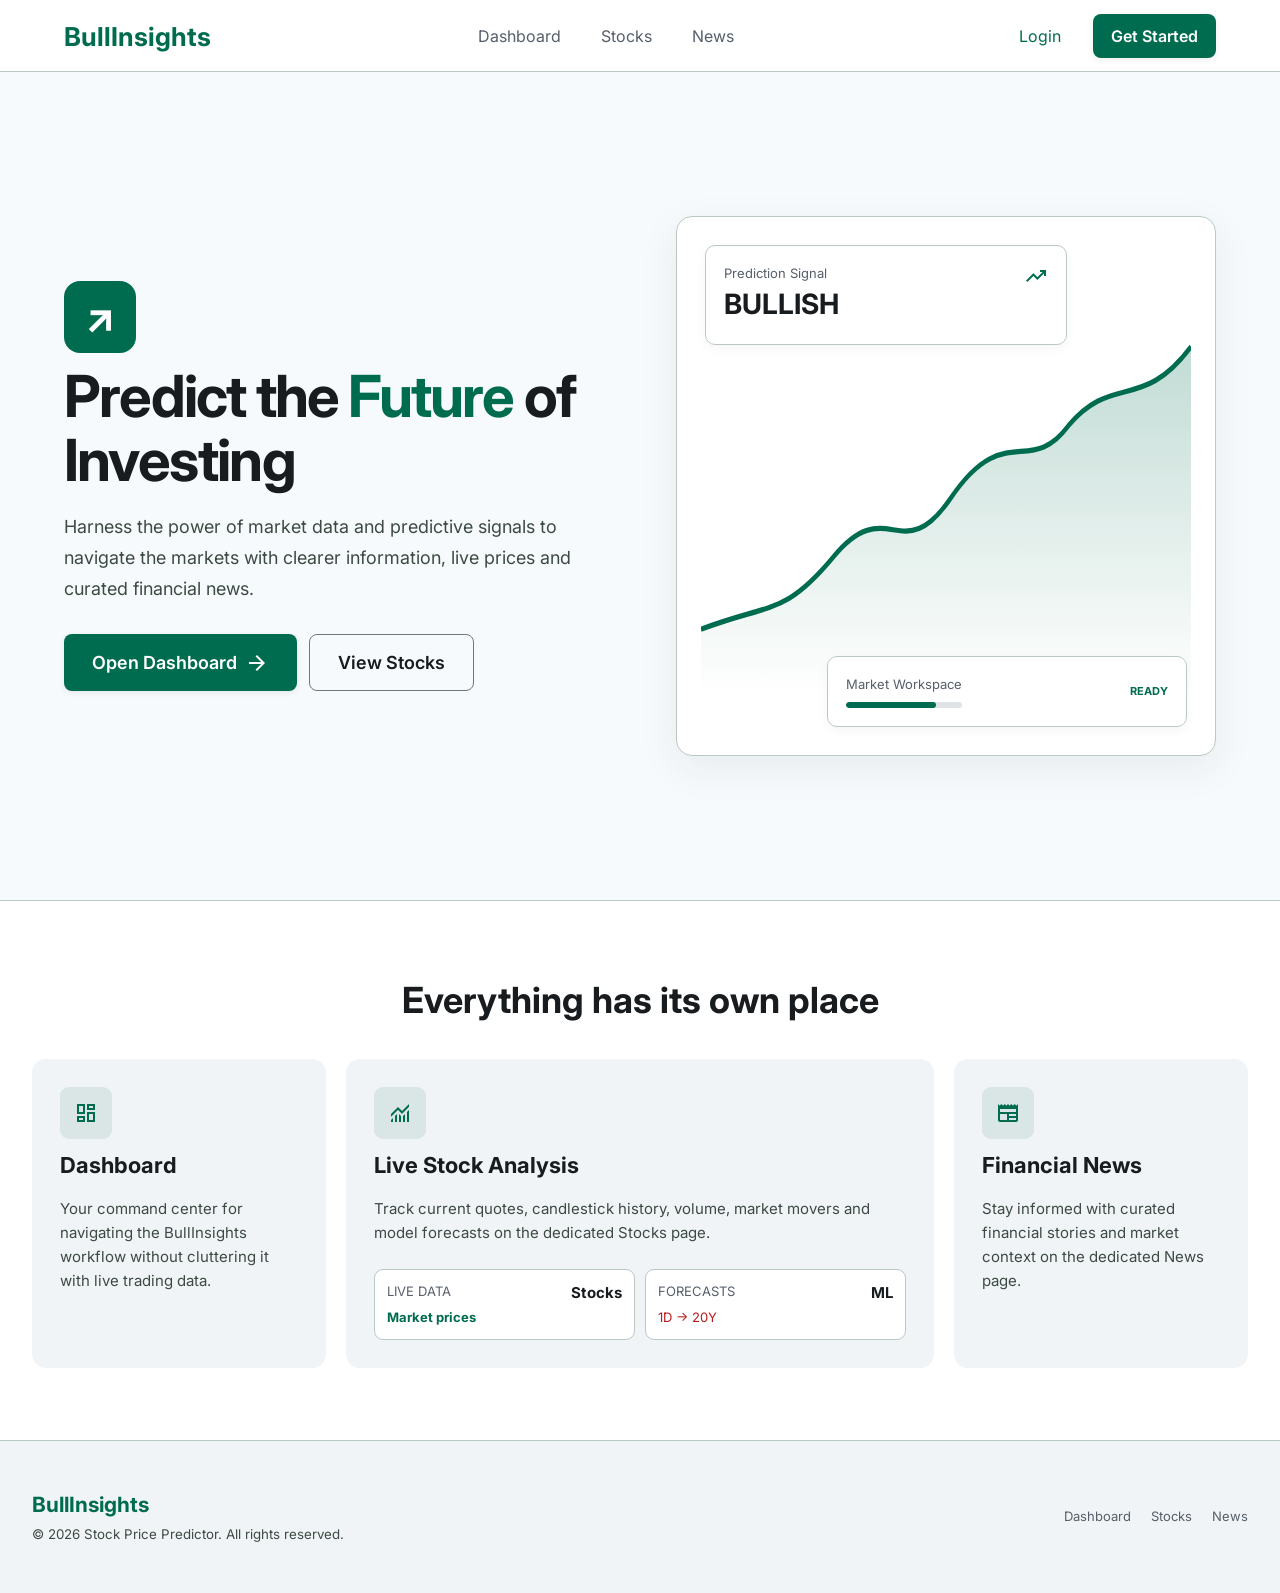
<file: frontend/index.html>
<!DOCTYPE html>
<html lang="en">
<head>
  <meta charset="UTF-8"><meta name="viewport" content="width=device-width, initial-scale=1.0"><title>BullInsights — Predict the Future of Investing</title>
  <link rel="preconnect" href="https://fonts.googleapis.com"><link rel="preconnect" href="https://fonts.gstatic.com" crossorigin><link href="https://fonts.googleapis.com/css2?family=Inter:wght@400;500;600;700&display=swap" rel="stylesheet"><link href="https://fonts.googleapis.com/css2?family=Material+Symbols+Outlined:wght,FILL@100..700,0..1&display=swap" rel="stylesheet"><link rel="stylesheet" href="css/style.css">
</head>
<body>
  <header class="topbar"><nav class="nav container"><a class="brand" href="index.html">BullInsights</a><div class="nav-links"><a href="dashboard.html">Dashboard</a><a href="stocks.html">Stocks</a><a href="news.html">News</a></div><div class="actions"><button class="login">Login</button><a class="btn primary" href="dashboard.html">Get Started</a></div></nav></header>
  <main>
    <section class="hero container"><div class="hero-copy"><div class="logo-mark">↗</div><h1>Predict the <span>Future</span> of Investing</h1><p>Harness the power of market data and predictive signals to navigate the markets with clearer information, live prices and curated financial news.</p><div class="hero-actions"><a class="btn primary large" href="dashboard.html">Open Dashboard <span class="material-symbols-outlined">arrow_forward</span></a><a class="btn secondary large" href="stocks.html">View Stocks</a></div></div><div class="hero-visual"><div class="visual-chart"><div class="mini-card"><div><small>Prediction Signal</small><strong>BULLISH</strong></div><span class="material-symbols-outlined green">trending_up</span></div><div class="fake-chart"><svg viewBox="0 0 500 280" preserveAspectRatio="none"><defs><linearGradient id="g" x1="0" x2="0" y1="0" y2="1"><stop offset="0" stop-color="#006c4f" stop-opacity=".24"/><stop offset="1" stop-color="#006c4f" stop-opacity="0"/></linearGradient></defs><path fill="url(#g)" d="M0 230 C70 210 85 220 135 175 C190 125 205 185 255 130 C310 70 335 115 375 75 C420 35 450 65 500 15 V280 H0Z"/><path fill="none" stroke="#006c4f" stroke-width="4" d="M0 230 C70 210 85 220 135 175 C190 125 205 185 255 130 C310 70 335 115 375 75 C420 35 450 65 500 15"/></svg></div><div class="mini-card sentiment"><div><small>Market Workspace</small><div class="progress"><i></i></div></div><b>READY</b></div></div></div></section>
    <section class="features"><div class="container"><div class="section-title"><h2>Everything has its own place</h2></div><div class="feature-grid"><article><div class="feature-icon"><span class="material-symbols-outlined">dashboard</span></div><h3>Dashboard</h3><p>Your command center for navigating the BullInsights workflow without cluttering it with live trading data.</p></article><article class="wide"><div class="feature-icon"><span class="material-symbols-outlined">monitoring</span></div><h3>Live Stock Analysis</h3><p>Track current quotes, candlestick history, volume, market movers and model forecasts on the dedicated Stocks page.</p><div class="market-mini"><div><small>LIVE DATA</small><strong>Stocks</strong><b>Market prices</b></div><div><small>FORECASTS</small><strong>ML</strong><em>1D → 20Y</em></div></div></article><article><div class="feature-icon"><span class="material-symbols-outlined">newspaper</span></div><h3>Financial News</h3><p>Stay informed with curated financial stories and market context on the dedicated News page.</p></article></div></div></section>
  </main>
  <footer class="footer"><div class="container footer-inner"><div><strong>BullInsights</strong><small>© 2026 Stock Price Predictor. All rights reserved.</small></div><div class="footer-links"><a href="dashboard.html">Dashboard</a><a href="stocks.html">Stocks</a><a href="news.html">News</a></div></div></footer>
</body>
</html>
</file>
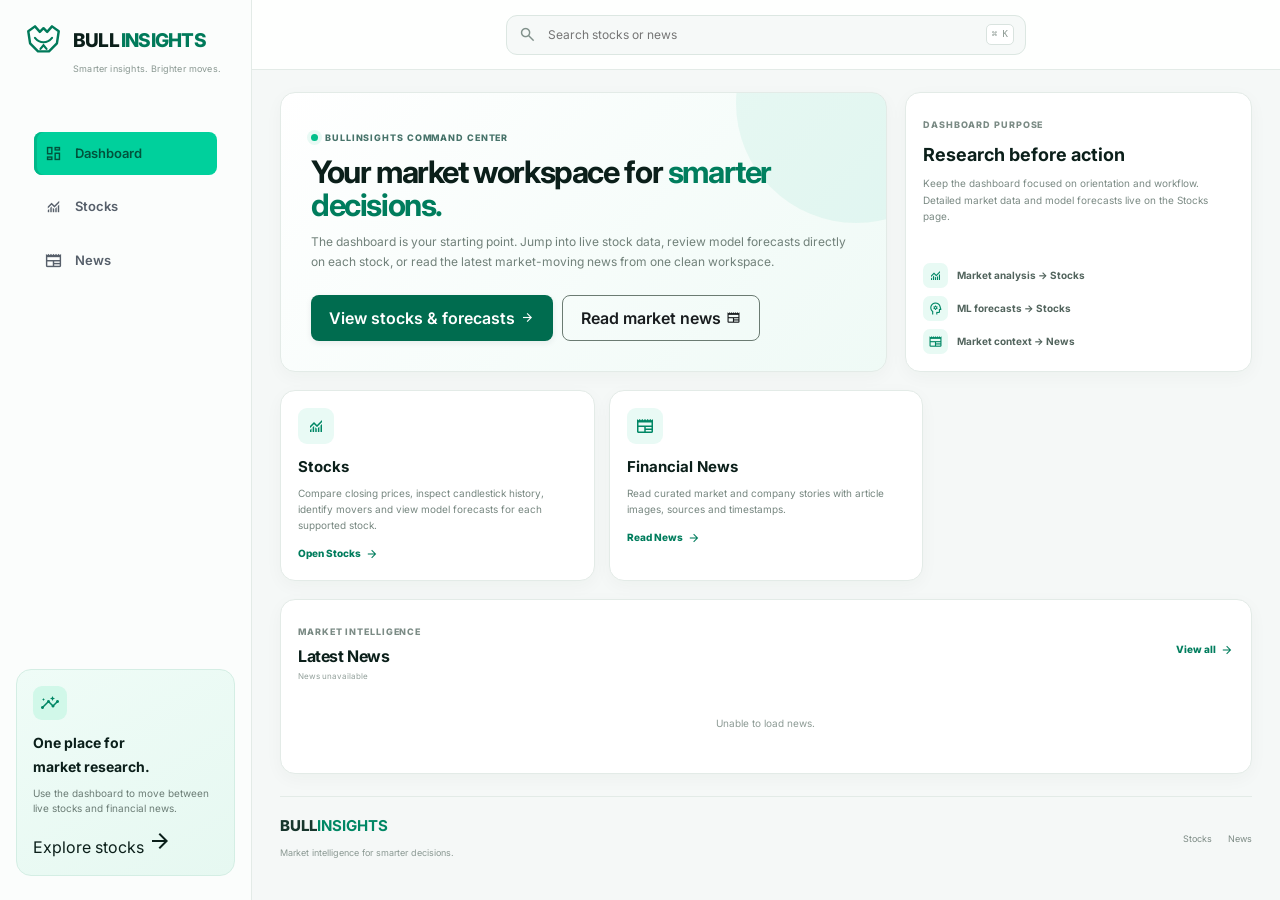
<file: frontend/dashboard.html>
<!DOCTYPE html>
<html lang="en">
<head>
  <meta charset="UTF-8"><meta name="viewport" content="width=device-width, initial-scale=1.0"><meta name="theme-color" content="#f5f8f7">
  <title>BullInsights — Dashboard</title>
  <link rel="preconnect" href="https://fonts.googleapis.com"><link rel="preconnect" href="https://fonts.gstatic.com" crossorigin>
  <link href="https://fonts.googleapis.com/css2?family=Inter:wght@400;500;600;700;800&family=JetBrains+Mono:wght@500;600;700&display=swap" rel="stylesheet">
  <link href="https://fonts.googleapis.com/css2?family=Material+Symbols+Outlined:FILL@0;1&display=swap" rel="stylesheet">
  <link rel="stylesheet" href="css/style.css"><link rel="stylesheet" href="css/live_prices.css"><link rel="stylesheet" href="css/dashboard.css">
</head>
<body class="dashboard-page command-page">
  <aside class="sidebar">
    <a class="brand-lockup" href="index.html" aria-label="BullInsights home"><span class="brand-bull" aria-hidden="true"><svg viewBox="0 0 64 52"><path d="M7 10 18 2l8 9 6-6 6 6 8-9 11 8-3 20-13 13H23L10 30 7 10Z" fill="none" stroke="currentColor" stroke-width="4" stroke-linejoin="round"/><path d="M18 21c4 5 9 7 14 7s10-2 14-7M27 39l5-6 5 6" fill="none" stroke="currentColor" stroke-width="3.5" stroke-linecap="round"/></svg></span><span class="brand-word"><b>BULL</b><em>INSIGHTS</em></span></a>
    <div class="brand-tagline">Smarter insights. Brighter moves.</div>
    <nav class="side-nav" aria-label="Primary navigation">
      <a class="active" href="dashboard.html"><span class="material-symbols-outlined">dashboard</span><span>Dashboard</span></a>
      <a href="stocks.html"><span class="material-symbols-outlined">monitoring</span><span>Stocks</span></a>
      <a href="news.html"><span class="material-symbols-outlined">newspaper</span><span>News</span></a>
    </nav>
    <div class="sidebar-promo"><div class="promo-icon"><span class="material-symbols-outlined">insights</span></div><strong>One place for<br>market research.</strong><small>Use the dashboard to move between live stocks and financial news.</small><a class="promo-link" href="stocks.html">Explore stocks <span class="material-symbols-outlined">arrow_forward</span></a></div>
  </aside>
  <div class="dash-main">
    <header class="dash-top"><div class="mobile-brand"><span class="brand-bull"><svg viewBox="0 0 64 52"><path d="M7 10 18 2l8 9 6-6 6 6 8-9 11 8-3 20-13 13H23L10 30 7 10Z" fill="none" stroke="currentColor" stroke-width="4" stroke-linejoin="round"/><path d="M18 21c4 5 9 7 14 7s10-2 14-7M27 39l5-6 5 6" fill="none" stroke="currentColor" stroke-width="3.5" stroke-linecap="round"/></svg></span><span><b>BULL</b><em>INSIGHTS</em></span></div><div class="search-box"><span class="material-symbols-outlined">search</span><input id="dashboard-search" type="search" placeholder="Search stocks or news"><kbd>⌘ K</kbd></div></header>
    <main class="dash-content command-content">
      <section class="command-hero">
        <section class="card hero-command"><span class="eyebrow live-eyebrow"><i></i>BULLINSIGHTS COMMAND CENTER</span><h1>Your market workspace for <span>smarter decisions.</span></h1><p>The dashboard is your starting point. Jump into live stock data, review model forecasts directly on each stock, or read the latest market-moving news from one clean workspace.</p><div class="command-actions"><a class="btn primary" href="stocks.html">View stocks &amp; forecasts <span class="material-symbols-outlined">arrow_forward</span></a><a class="btn secondary" href="news.html">Read market news <span class="material-symbols-outlined">newspaper</span></a></div></section>
        <section class="card purpose-card"><div><span class="eyebrow">DASHBOARD PURPOSE</span><h2>Research before action</h2><p>Keep the dashboard focused on orientation and workflow. Detailed market data and model forecasts live on the Stocks page.</p></div><div class="purpose-list"><div><i><span class="material-symbols-outlined">monitoring</span></i>Market analysis → Stocks</div><div><i><span class="material-symbols-outlined">psychology</span></i>ML forecasts → Stocks</div><div><i><span class="material-symbols-outlined">newspaper</span></i>Market context → News</div></div></section>
      </section>
      <section class="command-grid">
        <article class="card command-card"><div class="feature-icon"><span class="material-symbols-outlined">monitoring</span></div><h2>Stocks</h2><p>Compare closing prices, inspect candlestick history, identify movers and view model forecasts for each supported stock.</p><a href="stocks.html">Open Stocks <span class="material-symbols-outlined">arrow_forward</span></a></article>
        <article class="card command-card"><div class="feature-icon"><span class="material-symbols-outlined">newspaper</span></div><h2>Financial News</h2><p>Read curated market and company stories with article images, sources and timestamps.</p><a href="news.html">Read News <span class="material-symbols-outlined">arrow_forward</span></a></article>
      </section>
      <section class="card command-news"><div class="section-head"><div><span class="eyebrow">MARKET INTELLIGENCE</span><h2>Latest News</h2><small class="news-status">Loading...</small></div><a href="news.html">View all <span class="material-symbols-outlined">arrow_forward</span></a></div><div class="news-list"><div class="news-empty">Loading latest financial news...</div></div></section>
      <footer class="footer dash-footer command-footer"><div><strong><b>BULL</b><em>INSIGHTS</em></strong><small>Market intelligence for smarter decisions.</small></div><div class="footer-links"><a href="stocks.html">Stocks</a><a href="news.html">News</a></div></footer>
    </main>
  </div>
  <script src="js/config.js"></script><script src="js/news-renderer.js"></script><script>
    const api=`${window.BULLINSIGHTS_API_URL.replace(/\/$/,"")}`; const list=document.querySelector('.command-news .news-list'); const status=document.querySelector('.command-news .news-status');
    async function loadDashboardNews(){try{const r=await fetch(`${api}/api/news?page=1&limit=6`,{cache:'no-store'});if(!r.ok)throw Error(`HTTP ${r.status}`);const x=await r.json();const articles=Array.isArray(x.data)?x.data:[];list.innerHTML='';articles.forEach(a=>{const card=renderNewsArticle(a);if(card)list.appendChild(card)});status.textContent=articles.length?`${articles.length} latest stories`:'No news available';}catch(e){console.error(e);list.innerHTML='<div class="news-empty">Unable to load news.</div>';status.textContent='News unavailable';}}
    loadDashboardNews();
  </script>
</body>
</html>
</file>
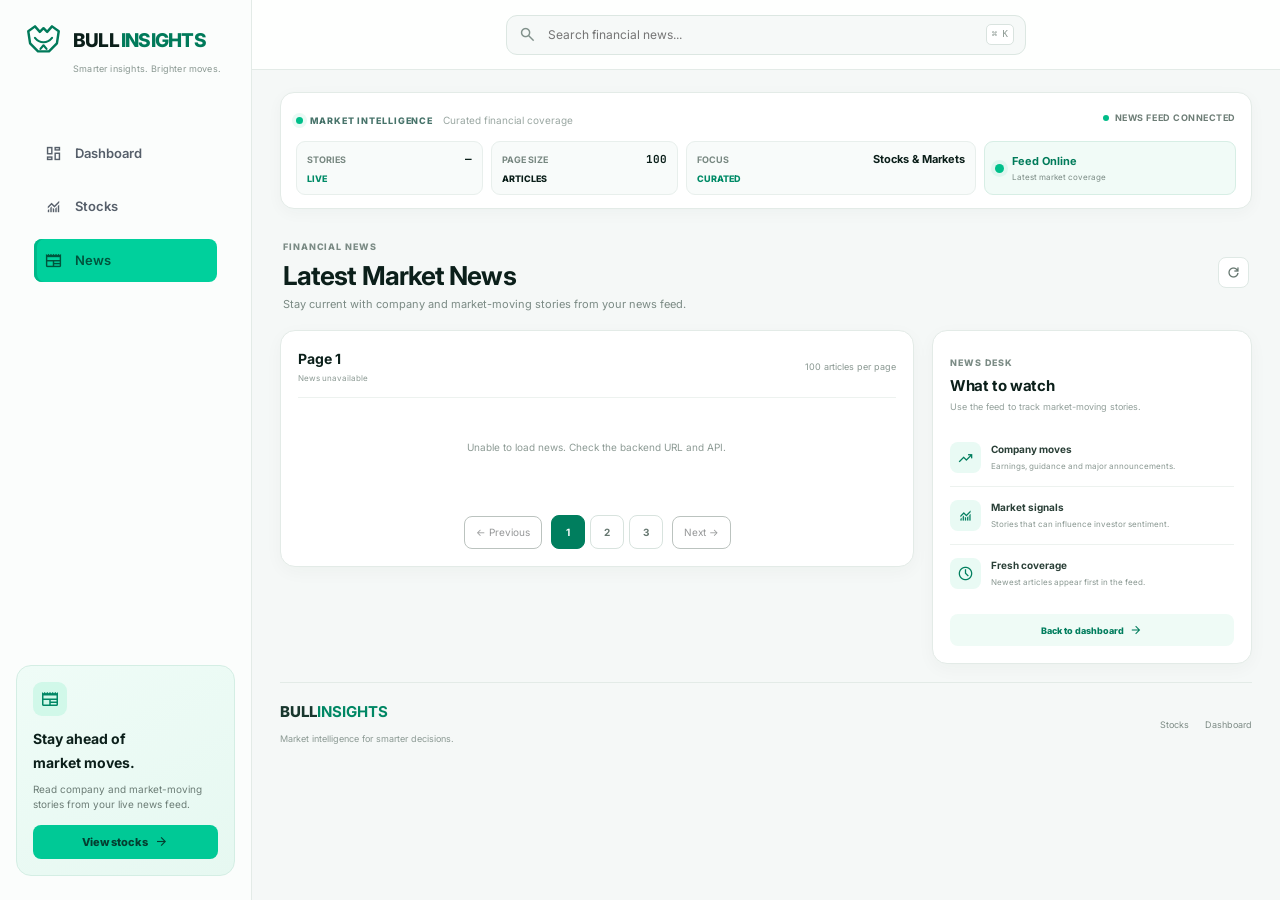
<file: frontend/news.html>
<!DOCTYPE html>
<html lang="en">
<head>
  <meta charset="UTF-8"><meta name="viewport" content="width=device-width, initial-scale=1.0"><meta name="theme-color" content="#f5f8f7">
  <title>BullInsights — Financial News</title>
  <link rel="preconnect" href="https://fonts.googleapis.com"><link rel="preconnect" href="https://fonts.gstatic.com" crossorigin>
  <link href="https://fonts.googleapis.com/css2?family=Inter:wght@400;500;600;700;800&family=JetBrains+Mono:wght@500;600;700&display=swap" rel="stylesheet"><link href="https://fonts.googleapis.com/css2?family=Material+Symbols+Outlined:FILL@0;1&display=swap" rel="stylesheet">
  <link rel="stylesheet" href="css/style.css"><link rel="stylesheet" href="css/live_prices.css"><link rel="stylesheet" href="css/news.css">
</head>
<body class="dashboard-page news-dashboard-page">
  <aside class="sidebar">
    <a class="brand-lockup" href="index.html" aria-label="BullInsights home"><span class="brand-bull" aria-hidden="true"><svg viewBox="0 0 64 52"><path d="M7 10 18 2l8 9 6-6 6 6 8-9 11 8-3 20-13 13H23L10 30 7 10Z" fill="none" stroke="currentColor" stroke-width="4" stroke-linejoin="round"/><path d="M18 21c4 5 9 7 14 7s10-2 14-7M27 39l5-6 5 6" fill="none" stroke="currentColor" stroke-width="3.5" stroke-linecap="round" stroke-linejoin="round"/></svg></span><span class="brand-word"><b>BULL</b><em>INSIGHTS</em></span></a>
    <div class="brand-tagline">Smarter insights. Brighter moves.</div>
    <nav class="side-nav" aria-label="Primary navigation"><a href="dashboard.html"><span class="material-symbols-outlined">dashboard</span><span>Dashboard</span></a><a href="stocks.html"><span class="material-symbols-outlined">monitoring</span><span>Stocks</span></a><a class="active" href="news.html"><span class="material-symbols-outlined">newspaper</span><span>News</span></a></nav>
    <div class="sidebar-promo"><div class="promo-icon"><span class="material-symbols-outlined">newspaper</span></div><strong>Stay ahead of<br>market moves.</strong><small>Read company and market-moving stories from your live news feed.</small><a class="promo-button" href="stocks.html">View stocks <span class="material-symbols-outlined">arrow_forward</span></a></div>
  </aside>
  <div class="dash-main">
    <header class="dash-top"><div class="mobile-brand"><span class="brand-bull"><svg viewBox="0 0 64 52"><path d="M7 10 18 2l8 9 6-6 6 6 8-9 11 8-3 20-13 13H23L10 30 7 10Z" fill="none" stroke="currentColor" stroke-width="4" stroke-linejoin="round"/><path d="M18 21c4 5 9 7 14 7s10-2 14-7M27 39l5-6 5 6" fill="none" stroke="currentColor" stroke-width="3.5" stroke-linecap="round"/></svg></span><span><b>BULL</b><em>INSIGHTS</em></span></div><div class="search-box"><span class="material-symbols-outlined">search</span><input id="news-search" type="search" placeholder="Search financial news..."><kbd>⌘ K</kbd></div></header>
    <main class="dash-content news-content">
      <section class="market-strip"><div class="market-strip-head"><div><span class="eyebrow live-eyebrow"><i></i>MARKET INTELLIGENCE</span><span class="strip-note">Curated financial coverage</span></div><span class="market-session"><i></i>NEWS FEED CONNECTED</span></div><div class="news-market-row"><div class="index-chip"><span>STORIES</span><b id="news-count">—</b><em class="positive">LIVE</em></div><div class="index-chip"><span>PAGE SIZE</span><b>100</b><em>ARTICLES</em></div><div class="index-chip news-topic-chip"><span>FOCUS</span><b>Stocks &amp; Markets</b><em class="positive">CURATED</em></div><div class="session-chip"><span class="live-dot"></span><div><b>Feed Online</b><small>Latest market coverage</small></div></div></div></section>
      <section class="news-hero-head"><div><span class="eyebrow">FINANCIAL NEWS</span><h1>Latest Market News</h1><p>Stay current with company and market-moving stories from your news feed.</p></div><button class="mini-refresh news-refresh" data-news-refresh type="button" title="Refresh news"><span class="material-symbols-outlined">refresh</span></button></section>
      <section class="news-layout"><section class="card news-full-card"><div class="news-page-head"><div><strong data-news-page>Page 1</strong><small class="news-status">Loading news...</small></div><span>100 articles per page</span></div><div class="news-list news-full-list"></div><div class="news-pagination"><button class="btn secondary" data-news-prev>← Previous</button><div class="news-page-buttons" data-news-pages></div><button class="btn secondary" data-news-next>Next →</button></div></section><aside class="card news-side-card"><div class="section-head"><div><span class="eyebrow">NEWS DESK</span><h2>What to watch</h2><small>Use the feed to track market-moving stories.</small></div></div><div class="news-side-points"><div><span class="material-symbols-outlined">trending_up</span><div><b>Company moves</b><small>Earnings, guidance and major announcements.</small></div></div><div><span class="material-symbols-outlined">monitoring</span><div><b>Market signals</b><small>Stories that can influence investor sentiment.</small></div></div><div><span class="material-symbols-outlined">schedule</span><div><b>Fresh coverage</b><small>Newest articles appear first in the feed.</small></div></div></div><a class="news-dashboard-link" href="dashboard.html">Back to dashboard <span class="material-symbols-outlined">arrow_forward</span></a></aside></section>
      <footer class="footer dash-footer"><div><strong><b>BULL</b><em>INSIGHTS</em></strong><small>Market intelligence for smarter decisions.</small></div><div class="footer-links"><a href="stocks.html">Stocks</a><a href="dashboard.html">Dashboard</a></div></footer>
    </main>
  </div>
  <script src="js/config.js"></script><script src="js/news-renderer.js"></script><script>
    document.addEventListener('DOMContentLoaded',()=>{const list=document.querySelector('.news-full-list'),status=document.querySelector('.news-status'),pageLabel=document.querySelector('[data-news-page]'),prev=document.querySelector('[data-news-prev]'),next=document.querySelector('[data-news-next]'),pages=document.querySelector('[data-news-pages]'),refresh=document.querySelector('[data-news-refresh]'),count=document.getElementById('news-count'),search=document.getElementById('news-search');const limit=100;let current=1,hasNext=false,articles=[];function render(){pageLabel.textContent=`Page ${current}`;prev.disabled=current===1;next.disabled=!hasNext;pages.innerHTML='';for(let p=Math.max(1,current-2);p<=current+2;p++){const b=document.createElement('button');b.textContent=p;b.className=p===current?'selected':'';b.onclick=()=>load(p);pages.appendChild(b)}}function draw(items){list.innerHTML='';if(!items.length){list.innerHTML='<div class="news-empty">No matching news found.</div>';return}items.forEach(v=>{const card=typeof renderNewsArticle==='function'?renderNewsArticle(v):null;if(card)list.appendChild(card)})}async function load(page=1){current=page;status.textContent='Loading news...';list.innerHTML='<div class="news-empty">Loading financial news...</div>';try{const r=await fetch(`${window.BULLINSIGHTS_API_URL.replace(/\/$/,'')}/api/news?page=${page}&limit=${limit}`);if(!r.ok)throw Error(`HTTP ${r.status}`);const x=await r.json();articles=x.data||[];hasNext=Boolean(x.has_next);count.textContent=articles.length||'0';draw(filterArticles());status.textContent=articles.length?`${articles.length} stories on this page`:'No news available';render();window.scrollTo({top:0,behavior:'smooth'})}catch(err){console.error(err);articles=[];list.innerHTML='<div class="news-empty">Unable to load news. Check the backend URL and API.</div>';status.textContent='News unavailable';count.textContent='—';render()}}function filterArticles(){const q=(search.value||'').trim().toLowerCase();if(!q)return articles;return articles.filter(v=>`${v.title||''} ${v.description||''} ${v.symbol||''} ${v.source||''}`.toLowerCase().includes(q))}search.addEventListener('input',()=>draw(filterArticles()));prev.onclick=()=>{if(current>1)load(current-1)};next.onclick=()=>{if(hasNext)load(current+1)};refresh.onclick=()=>load(current);load()});
  </script>
</body>
</html>
</file>
<file: frontend/css/style.css>
*{box-sizing:border-box}body{margin:0;background:#f7fafc;color:#181c1e;font-family:Inter,Arial,sans-serif;line-height:1.5}a{text-decoration:none;color:inherit}button{font:inherit;border:0;background:none;cursor:pointer}.container{width:min(1440px,calc(100% - 64px));margin:auto}.topbar,.dash-top{height:72px;background:#fff;border-bottom:1px solid #bacac1;position:sticky;top:0;z-index:10}.nav,.dash-top{display:flex;align-items:center;justify-content:space-between;padding:0 32px}.nav{height:72px}.brand,.side-brand{font-weight:700;font-size:26px;color:#006c4f}.nav-links,.dash-links{display:flex;gap:40px;color:#565f6a}.nav-links a:hover,.dash-links a:hover{color:#006c4f}.actions{display:flex;align-items:center;gap:14px}.icon-btn{width:40px;height:40px;border-radius:50%;color:#565f6a;display:grid;place-items:center}.icon-btn:hover{background:#ebeef0;color:#006c4f}.login{color:#006c4f;padding:10px 18px}.btn{display:inline-flex;align-items:center;justify-content:center;gap:8px;padding:10px 18px;border-radius:8px;font-weight:600;transition:.2s}.btn.primary{background:#006c4f;color:#fff;box-shadow:0 2px 6px #1c252e14}.btn.primary:hover{background:#00533c}.btn.secondary{border:1px solid #6b7b72;color:#181c1e}.btn.large{padding:14px 28px;font-size:18px}.hero{display:grid;grid-template-columns:1fr 1fr;gap:72px;align-items:center;min-height:calc(100vh - 72px);padding:64px 32px}.logo-mark{width:72px;height:72px;border-radius:16px;background:#006c4f;color:#fff;display:grid;place-items:center;font-size:42px;font-weight:700;margin-bottom:12px}.hero h1{font-size:58px;line-height:1.1;letter-spacing:-1.8px;margin:0 0 20px}.hero h1 span{color:#006c4f}.hero p{font-size:18px;line-height:1.7;color:#3c4a43;max-width:680px}.hero-actions{display:flex;gap:12px;margin-top:30px}.hero-visual{display:flex;justify-content:center}.visual-chart{width:min(620px,100%);aspect-ratio:1;background:#fff;border:1px solid #bacac1;border-radius:16px;box-shadow:0 12px 40px #1c252e12;padding:28px;position:relative;overflow:hidden}.fake-chart{position:absolute;inset:110px 24px 60px}.fake-chart svg{width:100%;height:100%}.mini-card{position:relative;z-index:2;background:#fffffff0;backdrop-filter:blur(6px);border:1px solid #bacac1;border-radius:10px;padding:18px;display:flex;justify-content:space-between;width:75%;box-shadow:0 4px 12px #1c252e0a}.mini-card small,.market-mini small,.card small{display:block;color:#565f6a;font-size:13px}.mini-card strong{display:block;font-size:28px}.green,.mini-card b,.market-mini b,.price span,.forecast span,.movers span,.sensex span{color:#006c4f}.sentiment{position:absolute;right:28px;bottom:28px;width:67%;align-items:center}.progress,.bar{height:6px;background:#e0e3e5;border-radius:99px;overflow:hidden;margin-top:8px}.progress i,.bar i{display:block;height:100%;background:#006c4f;border-radius:99px;width:78%}.mini-card b{font-size:11px}.features{background:#fff;border-top:1px solid #bacac1;padding:72px 0}.section-title{text-align:center;margin-bottom:32px}.section-title h2{font-size:36px;margin:0}.feature-grid{display:grid;grid-template-columns:1fr 2fr 1fr;gap:20px}.feature-grid article{background:#f1f4f6;border-radius:14px;padding:28px;min-height:260px}.feature-icon{width:52px;height:52px;border-radius:9px;background:#006c4f1a;color:#006c4f;display:grid;place-items:center;margin-bottom:10px}.feature-grid h3{font-size:22px;margin:8px 0}.feature-grid p{font-size:15px;line-height:1.6;color:#3c4a43}.market-mini{display:flex;gap:10px;margin-top:24px}.market-mini>div{flex:1;background:#fff;border:1px solid #bacac1;border-radius:9px;padding:12px;display:grid;grid-template-columns:1fr auto;gap:3px 12px}.market-mini strong{font-size:15px}.market-mini b,.market-mini em{font-size:13px;font-style:normal}.market-mini em{color:#ba1a1a}.footer{border-top:1px solid #bacac1;background:#f1f4f6;padding:48px 0}.footer-inner{display:flex;justify-content:space-between;align-items:center;gap:24px}.footer strong{display:block;color:#006c4f;font-size:21px}.footer small{color:#3c4a43}.footer-links{display:flex;gap:20px;color:#565f6a;font-size:13px}.dashboard-page{display:flex;height:100vh;overflow:hidden}.sidebar{width:272px;flex-shrink:0;background:#fff;border-right:1px solid #bacac1}.side-brand{height:72px;display:flex;align-items:center;padding:0 28px;border-bottom:1px solid #bacac1}.sidebar nav{padding:28px 18px;display:grid;gap:10px}.sidebar nav a{display:flex;gap:12px;align-items:center;padding:12px 10px;border-radius:8px;color:#565f6a}.sidebar nav a.active,.sidebar nav a:hover{background:#00d09c;color:#00533c}.dash-main{flex:1;min-width:0;display:flex;flex-direction:column;overflow:hidden}.dash-top{position:relative;flex-shrink:0}.dash-links .active-link{color:#006c4f;border-bottom:2px solid #006c4f;padding-bottom:5px}.dash-content{overflow:auto;padding:40px 32px 0;max-width:none;width:100%}.overview-head{display:flex;justify-content:space-between;align-items:end;margin-bottom:28px}.overview-head h1{font-size:36px;margin:0}.overview-head p{margin:6px 0;color:#565f6a;font-size:15px}.sensex{text-align:right}.sensex small{color:#565f6a;font-size:13px}.sensex strong{display:block;font-size:16px}.dash-grid,.bottom-grid{display:grid;grid-template-columns:minmax(0,2fr) minmax(360px,1fr);gap:24px}.bottom-grid{grid-template-columns:1fr 1fr;margin-top:24px}.card{background:#fff;border-radius:14px;padding:22px;box-shadow:0 4px 12px #1c252e0a}.card:hover{box-shadow:0 8px 24px #1c252e14}.card-head{display:flex;justify-content:space-between;align-items:start;margin-bottom:20px}.card-head h2,.card-title h2{font-size:22px;margin:0}.price{text-align:right}.price strong{display:block;font-size:28px}.price span,.forecast span{background:#006c4f1a;padding:5px 9px;border-radius:99px;font-size:13px}.chart{height:340px;position:relative}.chart svg{width:100%;height:100%}.axis{position:absolute;bottom:0;left:0;right:0;display:flex;justify-content:space-between;color:#565f6a;font-size:12px}.periods{display:flex;gap:8px;margin-top:14px}.periods button,.toggle button{padding:7px 14px;border-radius:5px;color:#565f6a}.periods .selected,.toggle .selected{background:#e5e9eb;color:#181c1e}.card-title{display:flex;align-items:center;gap:8px;margin-bottom:18px;color:#006c4f}.card-title h2{color:#181c1e}.forecast{display:flex;align-items:center;gap:10px;margin:10px 0 28px}.forecast strong{font-size:32px;color:#006c4f}.confidence>div:first-child{display:flex;justify-content:space-between;color:#565f6a;font-size:13px}.bar{height:9px}.rationale{margin-top:18px;background:#ebeef0;border:1px solid #bacac1;border-radius:8px;padding:14px;font-size:14px;line-height:1.6;color:#565f6a}.full{width:100%;margin-top:18px}.simple{align-items:center}.simple>a{font-size:13px;color:#006c4f}.movers>div{display:flex;justify-content:space-between;padding:13px 0;border-bottom:1px solid #bacac180}.movers>div:last-child{border:0}.movers p{margin:0;text-align:right}.movers p:first-child{text-align:left}.movers b,.movers strong{display:block}.movers small{font-size:13px}.news-list{display:grid;gap:18px;max-height:900px;overflow:auto;padding-right:6px}.news-list article{display:flex;gap:16px;padding:4px;border-radius:8px}.news-list article.clickable{cursor:pointer}.news-list article.clickable:hover{background:#f1f4f6}.news-image{width:160px;height:100px;flex-shrink:0;border-radius:7px;background:#eef2f1;display:grid;place-items:center;overflow:hidden}.news-image img{width:100%;height:100%;object-fit:cover;display:block}.news-copy{min-width:0}.news-copy small{display:block;color:#565f6a;font-size:12px}.news-list h3{font-size:15px;line-height:1.45;margin:5px 0}.news-meta{font-size:12px;color:#006c4f;font-weight:600}.news-status{color:#565f6a}.news-empty{padding:24px;text-align:center;color:#565f6a}.dash-footer{margin-top:40px}.dash-footer .container{width:100%}@media(max-width:1100px){.container{width:min(100% - 48px,1440px)}.hero{gap:40px}.hero h1{font-size:50px}.dash-grid{grid-template-columns:minmax(0,1.7fr) minmax(320px,1fr)}}@media(max-width:900px){.nav-links,.login,.topbar .icon-btn{display:none}.hero{grid-template-columns:1fr;min-height:auto;padding:56px 24px}.feature-grid{grid-template-columns:1fr}.feature-grid .wide{grid-column:auto}.sidebar{display:none}.dash-links{display:none}.dash-grid,.bottom-grid{grid-template-columns:1fr}.overview-head{align-items:start}.sensex{display:none}.dash-content{padding-top:24px}.footer-inner{flex-direction:column;text-align:center}}@media(max-width:560px){.container{width:min(100% - 32px,1440px)}.hero h1{font-size:38px}.hero-actions{flex-direction:column;width:100%}.btn.large{width:100%}.visual-chart{padding:16px}.sentiment{right:16px;bottom:16px}.market-mini{flex-direction:column}.dash-top{padding:0 16px}.dash-content{padding-left:16px;padding-right:16px}.card-head{gap:8px}.price strong{font-size:20px}.chart{height:230px}.news-image{width:110px;height:82px}.news-image img{width:100%;height:100%}}@media(min-width:901px){.dash-top .brand{display:none}}
</file>
<file: frontend/css/live_prices.css>
/* BullInsights dashboard redesign */
.dashboard-page{--ink:#0b1f1a;--muted:#687a73;--line:#e3ebe7;--soft:#f5f9f7;--panel:#ffffff;--green:#00b889;--green-dark:#007a5a;--green-soft:#e9fbf5;--red:#e24b55;display:flex;height:100vh;overflow:hidden;background:#f5f8f7;color:var(--ink)}
.dashboard-page *{box-sizing:border-box}.dashboard-page button,.dashboard-page input{font:inherit}.dashboard-page .sidebar{width:252px;flex:0 0 252px;background:#fbfdfc;border-right:1px solid var(--line);padding:24px 16px;display:flex;flex-direction:column;overflow:auto}.brand-lockup{display:flex;align-items:center;gap:10px;color:var(--ink);text-decoration:none;padding:0 8px}.brand-bull{width:39px;height:34px;color:var(--green-dark);display:grid;place-items:center}.brand-bull svg{width:100%;height:100%}.brand-word{display:flex;align-items:baseline;gap:2px;font-size:19px;letter-spacing:-.04em}.brand-word b{font-weight:800}.brand-word em{font-style:normal;font-weight:800;color:var(--green-dark)}.brand-tagline{font-size:9px;color:#8a9892;margin:4px 0 28px 57px;letter-spacing:.02em}.side-nav{display:grid;gap:5px}.side-nav a{display:flex;align-items:center;gap:13px;color:#5c6d66;padding:11px 12px;border-radius:10px;font-size:13px;font-weight:600;transition:.18s ease;text-decoration:none}.side-nav a .material-symbols-outlined{font-size:19px}.side-nav a:hover{background:#edf7f3;color:var(--green-dark)}.side-nav a.active{background:#dff9ef;color:#007e5e;box-shadow:inset 3px 0 0 var(--green)}.sidebar-promo{margin-top:auto;background:linear-gradient(150deg,#effcf7,#e6f8f1);border:1px solid #d4eee4;border-radius:15px;padding:16px}.promo-icon{width:34px;height:34px;border-radius:9px;background:#d1f8e9;color:#008765;display:grid;place-items:center;margin-bottom:10px}.promo-icon .material-symbols-outlined{font-size:20px}.sidebar-promo strong{font-size:14px;line-height:1.35}.sidebar-promo small{display:block;color:#6c7d76;font-size:10px;line-height:1.5;margin:8px 0 13px}.sidebar-promo button{width:100%;border:0;border-radius:8px;background:#00c996;color:#043e30;padding:9px 10px;font-size:11px;font-weight:800;display:flex;align-items:center;justify-content:center;gap:6px;cursor:pointer}.sidebar-promo button .material-symbols-outlined{font-size:15px}
.dashboard-page .dash-main{min-width:0;flex:1;display:flex;flex-direction:column;overflow:hidden}.dashboard-page .dash-top{height:70px;min-height:70px;background:rgba(255,255,255,.94);border-bottom:1px solid var(--line);display:flex;align-items:center;padding:0 30px;gap:22px;position:relative;z-index:5}.mobile-brand{display:none}.search-box{height:40px;max-width:520px;flex:1;margin-left:auto;margin-right:auto;display:flex;align-items:center;gap:9px;background:#f6f9f8;border:1px solid #dce7e2;border-radius:11px;padding:0 11px;color:#81918b}.search-box .material-symbols-outlined{font-size:19px}.search-box input{width:100%;border:0;outline:0;background:transparent;color:var(--ink);font-size:12px}.search-box kbd{font-size:9px;color:#8a9791;border:1px solid #d9e3df;background:#fff;border-radius:5px;padding:3px 5px;white-space:nowrap}.top-actions{display:flex;align-items:center;gap:8px}.top-actions .icon-btn{width:36px;height:36px;border:0;background:transparent;color:#60716a;border-radius:9px;display:grid;place-items:center;position:relative;cursor:pointer}.top-actions .icon-btn:hover{background:#f0f5f3;color:var(--green-dark)}.top-actions .icon-btn .material-symbols-outlined{font-size:20px}.notification i{position:absolute;right:7px;top:6px;width:6px;height:6px;border-radius:50%;background:#ef4f5c;border:1px solid #fff}.profile{width:34px;height:34px;border-radius:50%;background:#eff7f4;border:1px solid #d5e8e0;color:#007b5a;display:grid;place-items:center;font-size:12px;font-weight:800}
.dashboard-page .dash-content{overflow:auto;padding:22px 28px 0;width:100%;max-width:1540px;margin:0 auto}.market-strip{background:#fff;border:1px solid var(--line);border-radius:14px;padding:13px 15px;margin-bottom:18px;box-shadow:0 4px 16px rgba(20,56,43,.035)}.market-strip-head{display:flex;justify-content:space-between;align-items:center;margin-bottom:11px}.eyebrow{font-size:9px;font-weight:800;letter-spacing:.1em;color:#7b8b85}.live-eyebrow{display:inline-flex;align-items:center;gap:7px;color:#47736a}.live-eyebrow i{width:7px;height:7px;border-radius:50%;background:#00bf8a;box-shadow:0 0 0 4px #00bf8a16}.strip-note{font-size:10px;color:#9aa7a2;margin-left:10px}.market-session{display:flex;align-items:center;gap:6px;color:#6d7d76;font-size:9px;font-weight:700;letter-spacing:.06em}.market-session i{width:6px;height:6px;background:#00bc88;border-radius:50%}.index-grid{display:grid;grid-template-columns:repeat(6,minmax(0,1fr)) 1.25fr;gap:8px}.index-chip,.session-chip{min-width:0;background:#f8fbfa;border:1px solid #e8efec;border-radius:9px;padding:9px 10px;display:grid;grid-template-columns:1fr auto;gap:4px 8px;align-items:center}.index-chip span{font-size:9px;color:#778780;font-weight:700}.index-chip b{font-family:'JetBrains Mono',monospace;font-size:11px;text-align:right}.index-chip em{font-style:normal;font-size:9px;font-weight:800}.positive{color:#008b67!important}.negative{color:var(--red)!important}.session-chip{grid-template-columns:auto 1fr;background:#f1fbf7;border-color:#d7eee5}.session-chip .live-dot{width:9px;height:9px;border-radius:50%;background:#00bf8a;box-shadow:0 0 0 4px #00bf8a14}.session-chip b{display:block;color:#007b5a;font-size:11px;text-transform:capitalize}.session-chip small{display:block;color:#7b8b85;font-size:8px;margin-top:2px}
.dashboard-grid{display:grid;grid-template-columns:minmax(0,1fr) 350px;gap:18px;align-items:start}.main-column,.right-column{min-width:0}.main-column{display:flex;flex-direction:column;gap:14px}.right-column{display:flex;flex-direction:column;gap:14px}.selected-heading{display:flex;align-items:end;justify-content:space-between;padding:2px 3px 3px}.selected-heading h1{font-size:24px;line-height:1.15;margin:4px 0 4px;letter-spacing:-.035em}.selected-heading p{margin:0;display:flex;gap:7px;align-items:center;color:#7b8a84;font-size:10px}.selected-heading p b{font-family:'JetBrains Mono',monospace;color:#273a33}.selected-heading p i{width:5px;height:5px;background:#00bd88;border-radius:50%;margin-left:3px}.selected-price{text-align:right}.selected-price strong{display:block;font-family:'JetBrains Mono',monospace;font-size:26px;letter-spacing:-.04em}.selected-price span{display:inline-block;font-size:11px;font-weight:800;margin-top:4px;color:#008b67}
.dashboard-page .card{background:var(--panel);border:1px solid var(--line);border-radius:15px;box-shadow:0 5px 18px rgba(17,54,42,.035);padding:17px}.chart-card{overflow:hidden}.chart-card-top{display:flex;justify-content:space-between;align-items:center;border-bottom:1px solid #edf2ef;padding-bottom:11px}.chart-tabs{display:flex;gap:4px}.chart-tabs button{border:0;background:#f0f5f3;color:#697a73;border-radius:7px;padding:7px 12px;font-size:11px;font-weight:800;cursor:pointer}.chart-tabs button:hover{background:#e6efeb}.chart-tabs button.selected{background:#007e5e;color:#fff;box-shadow:0 3px 8px #007e5e20}.chart-tools{display:flex;align-items:center;gap:9px;color:#97a39e;font-size:9px}.chart-tools button,.mini-refresh{width:31px;height:31px;border:1px solid #dfe9e5;background:#fff;border-radius:8px;color:#65766f;display:grid;place-items:center;cursor:pointer}.chart-tools button:hover,.mini-refresh:hover{border-color:#8ccdb9;color:#007e5e;background:#f4fcf9}.chart-tools .material-symbols-outlined,.mini-refresh .material-symbols-outlined{font-size:17px}.chart-meta{display:flex;align-items:center;gap:15px;padding:9px 2px 1px;color:#8a9993;font-size:9px}.chart-meta span{display:flex;align-items:center;gap:5px}.chart-meta i{width:7px;height:7px;border-radius:2px}.chart-green{background:#00a878}.chart-volume{background:#c7ded5}.chart-source{margin-left:auto}.market-chart{height:360px;width:100%;margin-top:2px}.chart-stats{display:grid;grid-template-columns:repeat(4,1fr);gap:10px;border-top:1px solid #edf2ef;padding-top:11px}.chart-stats div{display:flex;flex-direction:column;gap:3px}.chart-stats span{font-size:9px;color:#8a9892}.chart-stats b{font-family:'JetBrains Mono',monospace;font-size:11px;color:#273a33}.chart-card .tv-lightweight-charts{border-radius:8px}
.section-head{display:flex;justify-content:space-between;align-items:center;gap:10px}.section-head h2{font-size:16px;letter-spacing:-.025em;margin:3px 0 0}.section-head small{font-size:9px;color:#93a09b;display:block;margin-top:2px}.section-head>a{display:flex;align-items:center;gap:4px;color:#007d5d;font-size:10px;font-weight:800;text-decoration:none}.section-head>a .material-symbols-outlined{font-size:14px}.watch-tabs{display:flex;gap:15px;border-bottom:1px solid #edf2ef;margin:13px -2px 4px;padding:0 2px}.watch-tabs span{font-size:9px;color:#8b9993;padding:0 0 8px;cursor:pointer}.watch-tabs span.active{color:#007d5d;font-weight:800;border-bottom:2px solid #00b889}.price-grid{display:grid;grid-template-columns:1fr 1fr;gap:7px;margin-top:10px;max-height:430px;overflow:auto;padding:2px}.price-card-item{appearance:none;min-width:0;background:#fbfdfc;border:1px solid #e4ece8;border-radius:10px;padding:10px;text-align:left;cursor:pointer;display:grid;gap:3px;transition:.16s ease}.price-card-item:hover{transform:translateY(-1px);border-color:#9ed5c3;box-shadow:0 5px 13px #193e3110}.price-card-item.selected{background:#effbf6;border-color:#27b88f;box-shadow:inset 0 0 0 1px #27b88f}.price-symbol{font-family:'JetBrains Mono',monospace;font-size:10px;font-weight:800;color:#087e60}.price-card-item strong{font-family:'JetBrains Mono',monospace;font-size:13px;color:#1c3029}.price-change{font-size:9px;font-weight:800}.price-time{font-size:8px;color:#9aa6a1}.price-card-item.error{color:var(--red)}
.bottom-grid{display:grid;grid-template-columns:1fr 1fr;gap:14px}.toggle{display:flex;background:#f1f5f3;border-radius:7px;padding:2px}.toggle button{padding:5px 8px;border:0;border-radius:5px;background:transparent;color:#75847e;font-size:9px;font-weight:800;cursor:pointer}.toggle button.selected{background:#fff;color:#007d5d;box-shadow:0 1px 4px #153f3212}.movers{margin-top:10px}.mover-row{width:100%;border:0;border-bottom:1px solid #edf2ef;background:transparent;padding:9px 0;display:flex;align-items:center;justify-content:space-between;text-align:left;cursor:pointer}.mover-row:last-child{border-bottom:0}.mover-row>span:first-child{display:flex;flex-direction:column;gap:2px}.mover-row b{font-family:'JetBrains Mono',monospace;font-size:10px;color:#23362f}.mover-row small{font-size:8px;color:#9aa6a1}.mover-row>span:last-child{text-align:right}.mover-row strong{display:block;font-family:'JetBrains Mono',monospace;font-size:10px}.mover-row em{font-style:normal;font-size:9px;font-weight:800}.signal-badge{font-size:8px;font-weight:800;color:#007d5d;background:#e8faf4;border:1px solid #c9eee1;border-radius:5px;padding:4px 6px}.forecast{display:flex;align-items:end;justify-content:space-between;margin:16px 0 13px}.forecast small{display:block;color:#8b9993;font-size:9px;margin-bottom:4px}.forecast strong{display:block;font-family:'JetBrains Mono',monospace;color:#0c3027;font-size:23px}.forecast>span{font-size:10px;font-weight:800;color:#008966;background:#eafaf5;border-radius:20px;padding:5px 8px}.confidence>div:first-child{display:flex;justify-content:space-between;color:#7d8c85;font-size:9px}.confidence b{font-family:'JetBrains Mono',monospace;color:#007d5d}.bar{height:6px;background:#e8efec;border-radius:99px;overflow:hidden;margin-top:6px}.bar i{display:block;height:100%;background:linear-gradient(90deg,#54d4ac,#00a978);border-radius:99px;transition:width .3s}.rationale{font-size:9px;line-height:1.55;color:#778780;background:#f7faf9;border:1px solid #e8efec;border-radius:8px;padding:10px;margin:13px 0 0}
.news-list{display:grid;gap:0;max-height:490px;overflow:auto;margin-top:9px;padding-right:2px}.news-list article{display:flex;gap:10px;padding:10px 0;border-bottom:1px solid #edf2ef;border-radius:0}.news-list article:last-child{border-bottom:0}.news-list article.clickable{cursor:pointer}.news-list article.clickable:hover{background:#f8fbfa}.news-image{width:82px;height:61px;flex:0 0 82px;border-radius:8px;background:#e9f0ed;display:grid;place-items:center;overflow:hidden}.news-image img{width:100%;height:100%;object-fit:cover}.news-copy{min-width:0}.news-copy small{display:block;color:#9aa6a1;font-size:8px}.news-list h3{font-size:10px;line-height:1.35;margin:4px 0;color:#263a33}.news-meta{font-size:8px;color:#008765;font-weight:800}.news-status{font-size:8px!important}.news-empty{padding:25px 5px;text-align:center;color:#8d9b95;font-size:10px}.footer{margin-top:20px!important;border-top:1px solid var(--line)!important;background:transparent!important;padding:18px 0 24px!important}.dash-footer{display:flex;align-items:center;justify-content:space-between}.dash-footer strong{font-size:15px!important;color:#18362d!important;display:block}.dash-footer strong b{font-weight:800}.dash-footer strong em{font-style:normal;color:#008764}.dash-footer small{font-size:9px;color:#8b9993}.footer-links{display:flex;gap:16px}.footer-links a{font-size:9px;color:#7d8b85}
@media(max-width:1200px){.dashboard-page .sidebar{width:220px;flex-basis:220px}.dashboard-grid{grid-template-columns:minmax(0,1fr) 310px}.index-grid{grid-template-columns:repeat(3,1fr)}.session-chip{display:none}}
@media(max-width:900px){.dashboard-page{height:auto;min-height:100vh;overflow:visible}.dashboard-page .sidebar{display:none}.dashboard-page .dash-main{overflow:visible}.dashboard-page .dash-top{padding:0 16px;height:62px;min-height:62px}.mobile-brand{display:flex;align-items:center;gap:7px;font-size:15px;letter-spacing:-.04em}.mobile-brand .brand-bull{width:27px;height:25px}.mobile-brand em{font-style:normal;color:#008764}.search-box{margin-left:auto;max-width:none}.search-box kbd{display:none}.dashboard-page .dash-content{padding:16px}.dashboard-grid{grid-template-columns:1fr}.right-column{display:grid;grid-template-columns:1fr 1fr}.index-grid{grid-template-columns:repeat(3,1fr)}}
@media(max-width:620px){.dashboard-page .dash-top{gap:8px}.mobile-brand span:last-child{display:none}.search-box{max-width:none}.top-actions .icon-btn:first-child{display:none}.dashboard-page .dash-content{padding:12px}.market-strip{padding:11px}.market-strip-head{align-items:flex-start}.market-session{display:none}.index-grid{grid-template-columns:1fr 1fr}.index-chip{padding:8px}.dashboard-grid{gap:12px}.selected-heading{padding:4px 2px}.selected-heading h1{font-size:19px}.selected-price strong{font-size:20px}.dashboard-page .card{padding:13px}.chart-card-top{align-items:flex-start;gap:8px}.chart-tabs{overflow:auto}.chart-tabs button{padding:6px 9px}.chart-tools span{display:none}.market-chart{height:280px}.chart-stats{grid-template-columns:1fr 1fr}.bottom-grid,.right-column{grid-template-columns:1fr}.price-grid{max-height:330px}.dash-footer{align-items:flex-start;flex-direction:column;gap:12px}.footer-links{flex-wrap:wrap}}
</file>
<file: frontend/css/dashboard.css>
.command-page .dash-top{justify-content:center}.command-content{padding-top:30px}.command-hero{display:grid;grid-template-columns:minmax(0,1.4fr) minmax(280px,.8fr);gap:18px;margin-bottom:18px}.command-hero .card{min-height:250px}.hero-command{padding:30px!important;background:linear-gradient(135deg,#ffffff 0%,#effaf6 100%)!important;position:relative;overflow:hidden}.hero-command:after{content:'';position:absolute;width:240px;height:240px;border-radius:50%;right:-90px;top:-110px;background:#00b88912}.hero-command h1{font-size:31px;line-height:1.08;letter-spacing:-.045em;margin:8px 0 10px;max-width:620px}.hero-command h1 span{color:#007d5d}.hero-command p{max-width:610px;color:#71817a;font-size:12px;line-height:1.7;margin:0}.command-actions{display:flex;gap:9px;margin-top:22px;flex-wrap:wrap}.command-actions a{display:flex;align-items:center;gap:5px;text-decoration:none}.command-actions .material-symbols-outlined{font-size:15px}.purpose-card{display:flex;flex-direction:column;justify-content:space-between}.purpose-card h2{font-size:18px;margin:7px 0}.purpose-card p{font-size:10px;line-height:1.65;color:#7b8a84;margin:0}.purpose-list{display:grid;gap:8px;margin-top:15px}.purpose-list div{display:flex;align-items:center;gap:9px;font-size:10px;font-weight:700;color:#52645d}.purpose-list i{width:25px;height:25px;border-radius:7px;background:#e8faf4;color:#008765;display:grid;place-items:center;font-style:normal}.purpose-list .material-symbols-outlined{font-size:15px}.command-grid{display:grid;grid-template-columns:repeat(3,1fr);gap:14px}.command-card{min-height:165px}.command-card .feature-icon{width:36px;height:36px;border-radius:9px;background:#e9faf5;color:#008765;display:grid;place-items:center;margin-bottom:12px}.command-card .material-symbols-outlined{font-size:20px}.command-card h2{font-size:15px;margin:0 0 7px}.command-card p{font-size:10px;line-height:1.6;color:#778780;margin:0}.command-card a{display:inline-flex;align-items:center;gap:4px;margin-top:13px;color:#007d5d;text-decoration:none;font-size:10px;font-weight:800}.command-card a .material-symbols-outlined{font-size:14px}.command-news{margin-top:18px}.command-news .news-list{max-height:none}.command-news .news-list article{padding:13px 0}.command-news .news-image{width:110px;height:74px;flex-basis:110px}.command-news .news-list h3{font-size:12px}.command-news .news-copy p{font-size:9px;color:#7b8a84;margin:4px 0;line-height:1.45}.command-footer{margin-top:22px!important}@media(max-width:900px){.command-hero,.command-grid{grid-template-columns:1fr}.hero-command h1{font-size:27px}}@media(max-width:620px){.command-content{padding-top:20px}.hero-command{padding:22px!important}.hero-command h1{font-size:24px}.command-news .news-image{width:90px;height:65px;flex-basis:90px}}
</file>
<file: frontend/css/news.css>
/* BullInsights financial news page — matches dashboard UI */
.news-dashboard-page .news-content{padding-bottom:0}
.news-dashboard-page .sidebar-promo .promo-button{width:100%;border:0;border-radius:8px;background:#00c996;color:#043e30;padding:9px 10px;font-size:11px;font-weight:800;display:flex;align-items:center;justify-content:center;gap:6px;cursor:pointer;text-decoration:none}
.news-dashboard-page .sidebar-promo .promo-button .material-symbols-outlined{font-size:15px}
.news-market-row{display:grid;grid-template-columns:1fr 1fr 1.55fr 1.35fr;gap:8px}
.news-topic-chip{display:grid;grid-template-columns:1fr auto;gap:4px 8px}
.news-topic-chip b{font-family:Inter,sans-serif;font-size:11px;white-space:nowrap}
.news-hero-head{display:flex;align-items:center;justify-content:space-between;gap:18px;padding:5px 3px 18px}
.news-hero-head h1{font-size:26px;line-height:1.15;letter-spacing:-.035em;margin:5px 0 5px}
.news-hero-head p{margin:0;color:#7b8a84;font-size:11px}
.news-refresh{flex:0 0 auto}
.news-layout{display:grid;grid-template-columns:minmax(0,1fr) 320px;gap:18px;align-items:start}
.news-full-card{padding:18px 20px}
.news-full-list{max-height:none;overflow:visible;margin-top:0}
.news-full-list .news-item{padding:16px 0;border-bottom:1px solid #edf2ef;min-height:126px;transition:.16s ease}
.news-full-list .news-item:first-child{padding-top:10px}
.news-full-list .news-item:last-child{border-bottom:0}
.news-full-list .news-item.clickable:hover{background:#f8fbfa;border-radius:10px;padding-left:8px;padding-right:8px}
.news-full-list .news-image{width:174px;height:108px;flex:0 0 174px;border-radius:9px}
.news-full-list .news-copy h3{font-size:15px;line-height:1.4;margin:5px 0 5px;color:#20362e}
.news-full-list .news-copy p{margin:0 0 7px;color:#72827b;font-size:11px;line-height:1.55}
.news-full-list .news-copy small{font-size:8px;color:#98a49f}
.news-full-list .news-meta{font-size:8px;color:#008765;font-weight:800}
.news-page-head{display:flex;justify-content:space-between;align-items:center;padding:0 0 13px;border-bottom:1px solid #edf2ef;margin-bottom:0}
.news-page-head strong{display:block;font-size:14px}
.news-page-head small{display:block;margin-top:3px;color:#8c9a94;font-size:9px}
.news-page-head>span{font-size:9px;color:#899791}
.news-pagination{display:flex;justify-content:center;align-items:center;gap:9px;padding-top:18px;flex-wrap:wrap}
.news-pagination .btn{font-size:10px;padding:8px 11px}
.news-pagination button:disabled{opacity:.45;cursor:not-allowed}
.news-page-buttons{display:flex;gap:5px}
.news-page-buttons button{min-width:34px;height:34px;border:1px solid #d8e3de;border-radius:8px;background:#fff;color:#65766f;font-size:10px;font-weight:700;cursor:pointer}
.news-page-buttons button:hover{border-color:#9ed5c3;background:#f4fcf9;color:#007e5e}
.news-page-buttons button.selected{background:#007e5e;color:#fff;border-color:#007e5e}
.news-side-card{padding:18px}
.news-side-card .section-head h2{font-size:15px}
.news-side-card .section-head small{font-size:9px;line-height:1.5;max-width:240px}
.news-side-points{margin-top:16px;display:grid;gap:0}
.news-side-points>div{display:flex;gap:10px;padding:13px 0;border-bottom:1px solid #edf2ef}
.news-side-points>div:last-child{border-bottom:0}
.news-side-points>.material-symbols-outlined{font-size:19px}
.news-side-points>div>span{width:31px;height:31px;flex:0 0 31px;border-radius:8px;background:#e9faf4;color:#007e5e;display:grid;place-items:center;font-size:17px}
.news-side-points b{display:block;font-size:10px;color:#2b4038;margin-bottom:3px}
.news-side-points small{display:block;color:#899791;font-size:8px;line-height:1.5}
.news-dashboard-link{margin-top:12px;display:flex;align-items:center;justify-content:center;gap:5px;width:100%;padding:9px 10px;border-radius:8px;background:#effbf6;color:#007d5d;text-decoration:none;font-size:9px;font-weight:800}
.news-dashboard-link .material-symbols-outlined{font-size:14px}
.news-full-list .news-image img{width:100%;height:100%;object-fit:cover}
.news-full-list .news-copy{min-width:0}
.news-image-fallback{width:100%;height:100%;display:flex;flex-direction:column;align-items:center;justify-content:center;background:linear-gradient(135deg,#007e5e 0%,#043e30 100%);color:#fff;font-weight:800;font-size:14px;letter-spacing:.4px;border-radius:9px;text-align:center;padding:6px;box-sizing:border-box}
.news-image-fallback small{font-size:8px;font-weight:500;opacity:.8;margin-top:2px}
.news-empty{padding:42px 8px;text-align:center;color:#8d9b95;font-size:10px}
.news-dashboard-page .footer{margin-top:18px!important}
@media(max-width:1050px){.news-layout{grid-template-columns:1fr}.news-side-card{display:none}.news-market-row{grid-template-columns:1fr 1fr 1.4fr}.news-market-row .session-chip{display:none}}
@media(max-width:900px){.news-full-list .news-image{width:140px;height:96px;flex-basis:140px}}
@media(max-width:620px){.news-market-row{grid-template-columns:1fr 1fr}.news-market-row .news-topic-chip{display:none}.news-hero-head h1{font-size:22px}.news-hero-head p{font-size:10px}.news-full-card{padding:15px}.news-full-list .news-item{gap:12px;padding:13px 0}.news-full-list .news-item:first-child{padding-top:8px}.news-full-list .news-image{width:96px;height:72px;flex-basis:96px}.news-full-list .news-copy h3{font-size:13px}.news-full-list .news-copy p{font-size:10px}.news-pagination{gap:5px}.news-pagination .btn{padding:8px 9px}.news-page-buttons{max-width:145px;overflow:hidden}.news-page-head>span{display:none}}
@media(max-width:480px){.news-full-list .news-copy p{display:none}.news-full-list .news-copy h3{font-size:12px}.news-full-list .news-image{width:82px;height:62px;flex-basis:82px}}
</file>
